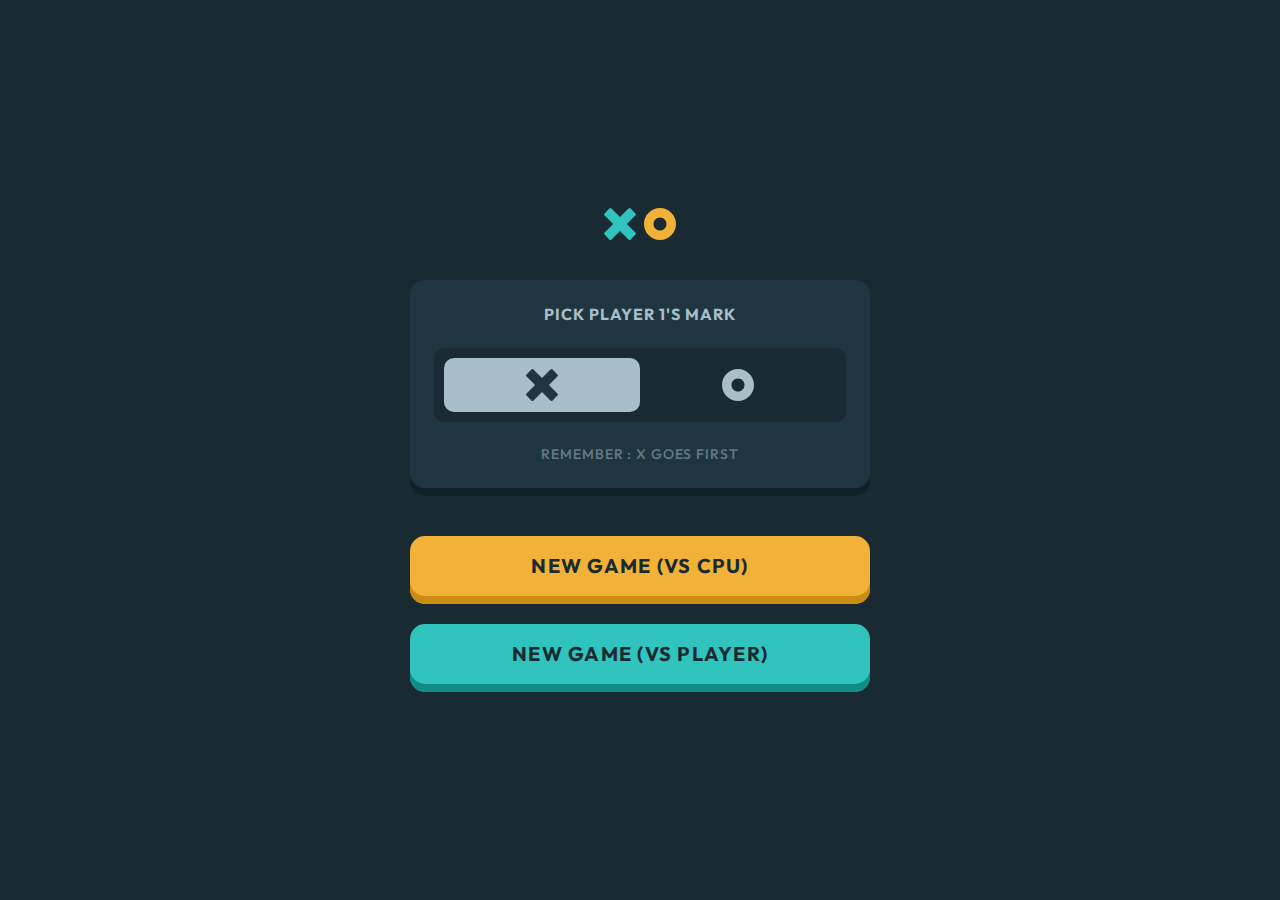
<file: index.html>
<!DOCTYPE html>
<html lang="en">

<head>
    <link rel="preconnect" href="https://fonts.googleapis.com">
    <link rel="preconnect" href="https://fonts.gstatic.com" crossorigin>
    <link href="https://fonts.googleapis.com/css2?family=Outfit:wght@500;700&display=swap" rel="stylesheet">
    
    <meta charset="UTF-8">
    <meta http-equiv="X-UA-Compatible" content="IE=edge">
    <meta name="viewport" content="width=device-width, initial-scale=1.0">

    <title>Tic Tac Toe | Home</title>

    <link rel="shortcut icon" href="./assets/images/favicon.png" type="image/png">
    <link rel="stylesheet" href="./assets/styles/home/styles.css">

    <script src="./assets/scripts/home/script.js"></script>
</head>

<body>
    <main id="page-content">
        <header id="main-header">
            <img alt="Cross" src="./assets/images/icons/icon-x.svg">
            <img alt="Circle" src="./assets/images/icons/icon-o.svg">
        </header>

        <form action="game-board.html" autocomplete="off" id="main-form" method="get">
            <div id="input-container">
                <h1>PICK PLAYER 1'S MARK</h1>

                <input name="checkpoint" style="display: none;" type="text" value="false">

                <div id="radio-container">
                    <div id="decoration">
                        <div></div>
                    </div>

                    <label for="player-x">
                        <img 
                            alt="Cross" 
                            class="label-show" 
                            id="label-cross" 
                            src="./assets/images/icons/icon-x-black.svg"
                        >

                        <img 
                            alt="Cross" 
                            class="label-hidden" 
                            id="label-cross-fade" 
                            src="./assets/images/icons/icon-x-grey.svg"
                        >
                    </label>
                    <input 
                        id="player-x" 
                        checked
                        name="player" 
                        onclick="selectMark('x')" 
                        type="radio" 
                        value="0"
                    >

                    <label for="player-o">
                        <img 
                            alt="Circle" 
                            class="label-show" 
                            id="label-circle" 
                            src="./assets/images/icons/icon-o-grey.svg"
                        >

                        <img 
                            alt="Circle" 
                            class="label-hidden" 
                            id="label-circle-fade" 
                            src="./assets/images/icons/icon-o-black.svg"
                        >
                    </label>
                    <input 
                        id="player-o" 
                        name="player" 
                        onclick="selectMark('o')" 
                        type="radio" 
                        value="1"
                    >
                </div>

                <p>REMEMBER : X GOES FIRST</p>
            </div>

            <div id="submit-container">
                <label id="submit-CPU" for="mode-CPU">NEW GAME (VS CPU)</label>
                <input 
                    id="mode-CPU" 
                    name="mode" 
                    type="submit" 
                    value="CPU"
                >

                <label id="submit-PVP" for="mode-PVP">NEW GAME (VS PLAYER)</label>
                <input 
                    id="mode-PVP" 
                    name="mode" 
                    type="submit" 
                    value="PVP"
                >
            </div>
        </form>
    </main>
</body>

</html>
</file>
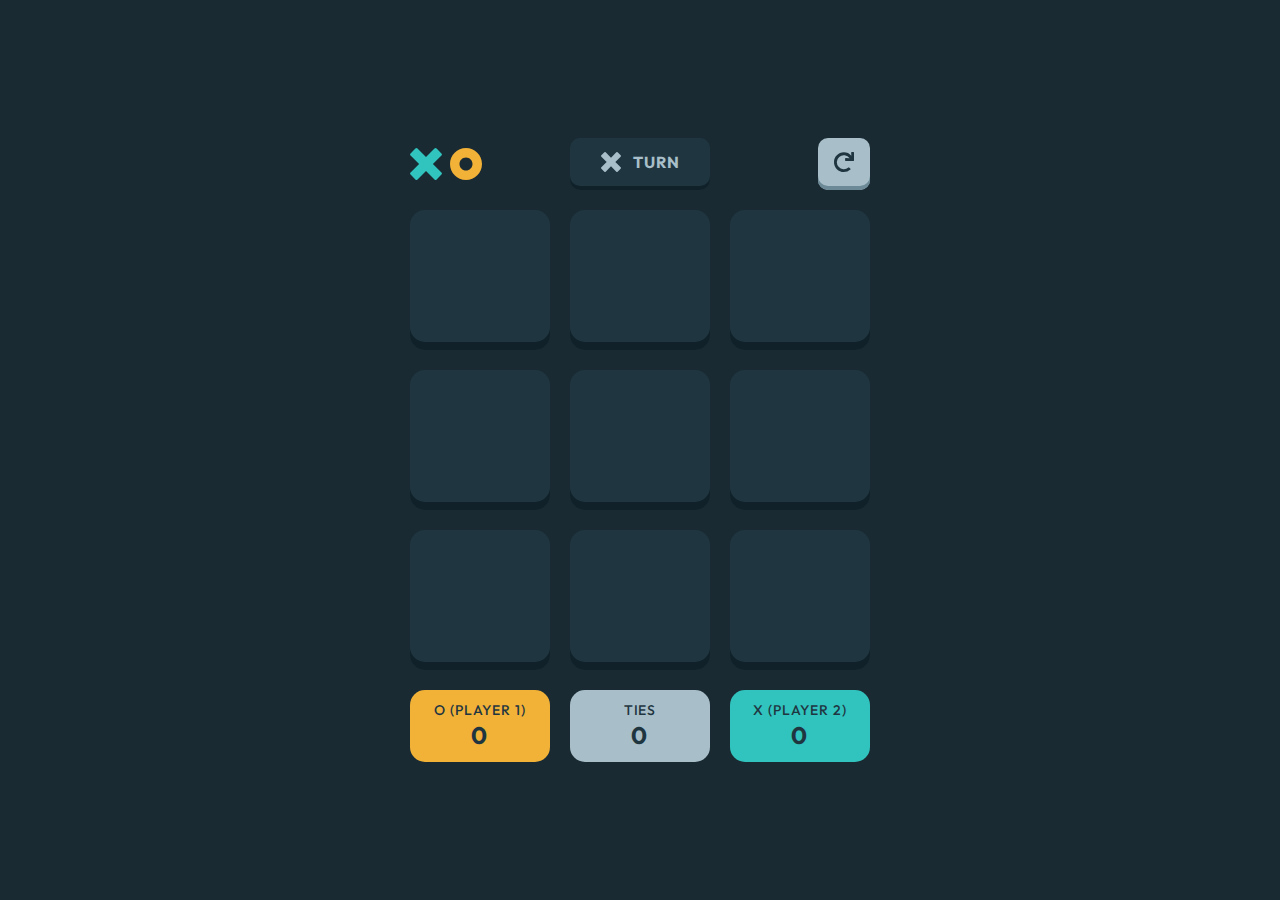
<file: game-board.html>
<!DOCTYPE html>
<html lang="en">

<head>
    <link rel="preconnect" href="https://fonts.googleapis.com">
    <link rel="preconnect" href="https://fonts.gstatic.com" crossorigin>
    <link href="https://fonts.googleapis.com/css2?family=Outfit:wght@500;700&display=swap" rel="stylesheet">

    <meta charset="UTF-8">
    <meta http-equiv="X-UA-Compatible" content="IE=edge">
    <meta name="viewport" content="width=device-width, initial-scale=1.0">
    
    <title>Tic Tac Toe | Board</title>

    <link rel="shortcut icon" href="./assets/images/favicon.png" type="image/png">
    <link rel="stylesheet" href="./assets/styles/game-board/styles.css">

    <script src="./assets/scripts/game-board/engine.js" type="module"></script>
    <script src="./assets/scripts/game-board/minimax.js" type="module"></script>
</head>

<body>
    <main id="page-content">
        <header id="main-header">
            <div id="icons-container">
                <img alt="Cross" src="./assets/images/icons/icon-x.svg">
                <img alt="Circle" src="./assets/images/icons/icon-o.svg">
            </div>

            <div id="turn-container">
                <img 
                    alt="Cross" 
                    id="turn-image" 
                    src="./assets/images/icons/icon-x-grey.svg"
                >

                <p>TURN</p>
            </div>

            <button id="restart-button">
                <img alt="Restart game" src="./assets/images/icons/icon-restart.svg">
            </button>
        </header>

        <div id="board"></div>

        <footer id="main-footer">
            <div id = "player-one-wins">
                <p class="values-title" id="player-one-wins-title"></p>
                <p class="values-number" id="player-one-wins-value">0</p>
            </div>

            <div id="ties">
                <p class="values-title" id="ties-title">TIES</p>
                <p class="values-number" id="ties-value">0</p>
            </div>

            <div id="player-two-wins">
                <p class="values-title" id="player-two-wins-title"></p>
                <p class="values-number" id="player-two-wins-value">0</p>
            </div>
        </footer>

        <div id="end-game-modal-container">
            <div id="end-game-modal">
                <p id="end-game-modal-title">YOU WON! OH NO, YOU LOST... ROUND TIED</p>

                <div id="end-game-modal-text-container">
                    <img 
                        alt="Cross" 
                        id="end-game-modal-text-img"
                    >

                    <p id="end-game-modal-text">TAKES THE ROUND</p>
                </div>

                <div id="end-game-modal-button-container">
                    <button id="end-game-modal-button-quit">
                        <p>QUIT</p>
                    </button>
                    <button id="end-game-modal-button-next-round">
                        <p>NEXT ROUND</p>
                    </button>
                </div>
            </div>
        </div>

        <div id="restart-game-modal-container">
            <div id="restart-game-modal">
                <p id="restart-game-modal-title">RESTART GAME</p>

                <div id="restart-game-modal-button-container">
                    <button id="restart-game-modal-button-cancel">
                        <p>NO, CANCEL</p>
                    </button>
                    <button id="restart-game-modal-button-restart">
                        <p>YES, RESTART</p>
                    </button>
                </div>
            </div>
        </div>
    </main>
</body>

</html>
</file>
<file: assets/styles/home/styles.css>
* {
    -webkit-box-sizing: border-box;
    box-sizing: border-box;

    margin: 0;
    padding: 0;
}

body {
    background: var(--background);
}

:root {
    --background:           #1A2A33;
    --background-content:   #1F3641;
    --text:                 #A8BFC9;
    --yellow:               #F2B137;
    --blue:                 #31C3BD;
}

#page-content {
    display: -webkit-box;
    display: -ms-flexbox;
    display: flex;

    -webkit-box-orient: vertical;
    -webkit-box-direction: normal;
    -ms-flex-direction: column;
    flex-direction: column;

    -webkit-box-align: center;
    -ms-flex-align: center;
    align-items: center;
    -webkit-box-pack: center;
    -ms-flex-pack: center;
    justify-content: center;

    width: 100vw;
    height: 100vh;
    min-height: 45rem;
}

#main-header {
    display: -webkit-box;
    display: -ms-flexbox;
    display: flex;

    -webkit-box-align: center;
    -ms-flex-align: center;
    align-items: center;
    -webkit-box-pack: center;
    -ms-flex-pack: center;
    justify-content: center;

    width: 28.75rem;
}

#main-header img {
    width: 2rem;
    height: 2rem;
}

#main-header img:first-child {
    margin-right: 0.5rem;
}

#main-form {
    display: -webkit-box;
    display: -ms-flexbox;
    display: flex;

    -webkit-box-orient: vertical;
    -webkit-box-direction: normal;
    -ms-flex-direction: column;
    flex-direction: column;

    -webkit-box-align: center;
    -ms-flex-align: center;
    align-items: center;
    -webkit-box-pack: center;
    -ms-flex-pack: center;
    justify-content: center;
}

#input-container {
    background: var(--background-content);

    display: -webkit-box;
    display: -ms-flexbox;
    display: flex;

    -webkit-box-orient: vertical;
    -webkit-box-direction: normal;
    -ms-flex-direction: column;
    flex-direction: column;

    -webkit-box-align: center;
    -ms-flex-align: center;
    align-items: center;
    -webkit-box-pack: center;
    -ms-flex-pack: center;
    justify-content: center;

    border-radius: 0.9375rem;

    -webkit-box-shadow: inset 0 -0.5rem 0 #10212A;
    box-shadow: inset 0 -0.5rem 0 #10212A;

    margin: 2.5rem 0 2.5rem 0;
    padding: 1.5rem 1.5rem 2rem 1.5rem;

    width: 28.75rem;
}

#input-container h1 {
    color: var(--text);

    font-family: "Outfit", sans-serif;
    font-size: 1rem;
    font-weight: 700;

    letter-spacing: 0.0625rem;
    line-height: 1.26rem;
}

#input-container p {
    color: var(--text);

    font-family: "Outfit", sans-serif;
    font-size: 0.875rem;
    font-weight: 500;

    letter-spacing: 0.055rem;
    line-height: 1.1025rem;

    opacity: 0.5;
}

#radio-container {
    background: var(--background);

    display: -webkit-box;
    display: -ms-flexbox;
    display: flex;

    -webkit-box-align: center;
    -ms-flex-align: center;
    align-items: center;

    border-radius: 0.625rem;

    margin: 1.5rem 0 1.5rem 0;
    padding: 0.625rem;

    -webkit-transition: 0.2s;
    -o-transition: 0.2s;
    transition: 0.2s;

    width: 100%;
}

#decoration {
    background: none;

    display: -webkit-box;
    display: -ms-flexbox;
    display: flex;

    -webkit-box-pack: end;
    -ms-flex-pack: end;
    justify-content: flex-end;

    position: absolute;

    border-radius: 0.625rem;

    z-index: 100;

    -webkit-transition: 0.2s;
    -o-transition: 0.2s;
    transition: 0.2s;

    width: 12.25rem;
    height: 3.375rem;
}

#decoration div {
    background: var(--text);

    border-radius: 0.625rem;

    -webkit-transition: 0.2s;
    -o-transition: 0.2s;
    transition: 0.2s;

    width: 12.25rem;
    height: 100%;
}

#radio-container label {
    display: -webkit-box;
    display: -ms-flexbox;
    display: flex;

    -webkit-box-flex: 1;
    -ms-flex-positive: 1;
    flex-grow: 1;

    -webkit-box-align: center;
    -ms-flex-align: center;
    align-items: center;
    -webkit-box-pack: center;
    -ms-flex-pack: center;
    justify-content: center;

    border-radius: 0.625rem;

    z-index: 102;

    cursor: pointer;

    -webkit-transition: 0.2s;
    -o-transition: 0.2s;
    transition: 0.2s;

    height: 3.375rem;
}

#radio-container label:hover {
    background: rgba(168, 192, 202, 0.05);
}

#radio-container label img {
    position: absolute;

    -webkit-transition: 0.5s;
    -o-transition: 0.5s;
    transition: 0.5s;

    width: 2rem;
    height: 2rem;
}

.label-show {
    opacity: 1;
}

.label-hidden {
    opacity: 0;
}

#radio-container input {
    display: none;
}

#submit-container {
    display: -webkit-box;
    display: -ms-flexbox;
    display: flex;

    -webkit-box-orient: vertical;
    -webkit-box-direction: normal;
    -ms-flex-direction: column;
    flex-direction: column;

    -webkit-box-align: center;
    -ms-flex-align: center;
    align-items: center;
}

#submit-CPU {
    background: var(--yellow);

    display: -webkit-box;
    display: -ms-flexbox;
    display: flex;

    -webkit-box-align: center;
    -ms-flex-align: center;
    align-items: center;
    -webkit-box-pack: center;
    -ms-flex-pack: center;
    justify-content: center;

    color: var(--background);

    font-family: "Outfit", sans-serif;
    font-size: 1.25rem;
    font-weight: 700;

    letter-spacing: 0.078125rem;
    line-height: 1.575rem;

    border-radius: 0.9375rem;

    -webkit-box-shadow: inset 0 -0.5rem 0 #CC8B13;
    box-shadow: inset 0 -0.5rem 0 #CC8B13;

    margin-bottom: 1.25rem;
    padding-bottom: 0.5rem;

    cursor: pointer;

    -webkit-transition: 0.2s;
    -o-transition: 0.2s;
    transition: 0.2s;

    width: 28.75rem;
    height: 4.25rem;
}

#submit-CPU:hover {
    -webkit-box-shadow: inset 0 -0.25rem 0 #CC8B13;
    box-shadow: inset 0 -0.25rem 0 #CC8B13;

    margin-top: 0.25rem;

    height: 4rem;
}

#submit-PVP {
    background: var(--blue);

    display: -webkit-box;
    display: -ms-flexbox;
    display: flex;

    -webkit-box-align: center;
    -ms-flex-align: center;
    align-items: center;
    -webkit-box-pack: center;
    -ms-flex-pack: center;
    justify-content: center;

    color: var(--background);

    font-family: "Outfit", sans-serif;
    font-size: 1.25rem;
    font-weight: 700;

    letter-spacing: 0.078125rem;
    line-height: 1.575rem;

    border-radius: 0.9375rem;

    -webkit-box-shadow: inset 0 -0.5rem 0 #118C87;
    box-shadow: inset 0 -0.5rem 0 #118C87;

    padding-bottom: 0.5rem;

    cursor: pointer;

    -webkit-transition: 0.2s;
    -o-transition: 0.2s;
    transition: 0.2s;

    width: 28.75rem;
    height: 4.25rem;
}

#submit-PVP:hover {
    -webkit-box-shadow: inset 0 -0.25rem 0 #118C87;
    box-shadow: inset 0 -0.25rem 0 #118C87;

    margin-top: 0.25rem;

    height: 4rem;
}

#submit-container input {
    display: none;
}

@media only screen and (max-width: 524px) {
    html {
        font-size: 3.05vw;
    }
}
</file>
<file: assets/styles/game-board/styles.css>
* {
    -webkit-box-sizing: border-box;
    box-sizing: border-box;

    margin: 0;
    padding: 0;
}

body {
    background: var(--background);
}

:root {
    --background:           #1A2A33;
    --background-content:   #1F3641;
    --text:                 #A8BFC9;
    --yellow:               #F2B137;
    --blue:                 #31C3BD;
}

#page-content {
    display: -webkit-box;
    display: -ms-flexbox;
    display: flex;

    -webkit-box-orient: vertical;
    -webkit-box-direction: normal;
    -ms-flex-direction: column;
    flex-direction: column;

    -webkit-box-align: center;
    -ms-flex-align: center;
    align-items: center;
    -webkit-box-pack: center;
    -ms-flex-pack: center;
    justify-content: center;

    width: 100vw;
    height: 100vh;
    min-height: 45rem;
}

#main-header {
    display: -ms-grid;
    display: grid;

    grid-gap: 1.25rem;
    -ms-grid-columns: 8.75rem 1.25rem 8.75rem 1.25rem 8.75rem;
    grid-template-columns: repeat(3, 8.75rem);

    -webkit-box-align: center;
    -ms-flex-align: center;
    align-items: center;
    -webkit-box-pack: center;
    -ms-flex-pack: center;
    justify-content: center;

    width: 28.75rem;
}

#icons-container {
    display: -webkit-box;
    display: -ms-flexbox;
    display: flex;
}

#icons-container img {
    width: 2rem;
    height: 2rem;
}

#icons-container img:first-child {
    margin-right: 0.5rem;
}

#turn-container {
    background: var(--background-content);

    display: -webkit-box;
    display: -ms-flexbox;
    display: flex;

    -webkit-box-align: center;
    -ms-flex-align: center;
    align-items: center;
    -webkit-box-pack: center;
    -ms-flex-pack: center;
    justify-content: center;

    border-radius: 0.625rem;

    -webkit-box-shadow: inset 0 -0.25rem 0 #10212A;
    box-shadow: inset 0 -0.25rem 0 #10212A;

    padding-bottom: 0.25rem;

    width: 100%;
    height: 3.25rem;
}

#turn-container img {
    margin-right: 0.75rem;

    width: 1.25rem;
    height: 1.25rem;
}

#turn-container p {
    color: var(--text);

    font-family: "Outfit", sans-serif;
    font-size: 1rem;
    font-weight: 700;

    letter-spacing: 0.0625rem;
    line-height: 0;
}

#restart-button {
    background: var(--text);

    display: -webkit-box;
    display: -ms-flexbox;
    display: flex;

    -webkit-box-align: center;
    -ms-flex-align: center;
    align-items: center;
    -webkit-box-pack: center;
    -ms-flex-pack: center;
    justify-content: center;
    justify-self: flex-end;

    border: none;
    border-radius: 0.625rem;

    -webkit-box-shadow: inset 0 -0.25rem 0 #6B8997;
    box-shadow: inset 0 -0.25rem 0 #6B8997;

    padding-bottom: 0.25rem;

    cursor: pointer;

    -webkit-transition: 0.2s;
    -o-transition: 0.2s;
    transition: 0.2s;

    width: 3.25rem;
    height: 3.25rem;
}

#restart-button:hover {
    -webkit-filter: brightness(0.8);
    filter: brightness(0.8);
}

#restart-button img {
    width: 1.25rem;
    height: 1.25rem;
}

#board {
    display: -ms-grid;
    display: grid;

    grid-gap: 1.25rem;
    -ms-grid-columns: 8.75rem 1.25rem 8.75rem 1.25rem 8.75rem;
    grid-template-columns: repeat(3, 8.75rem);

    margin: 1.25rem 0 1.25rem 0;
}

.board-block {
    background: var(--background-content);

    display: -webkit-box;
    display: -ms-flexbox;
    display: flex;

    -webkit-box-align: center;
    -ms-flex-align: center;
    align-items: center;
    -webkit-box-pack: center;
    -ms-flex-pack: center;
    justify-content: center;

    border-radius: 0.9375rem;

    -webkit-box-shadow: inset 0 -0.5rem 0 #10212A;
    box-shadow: inset 0 -0.5rem 0 #10212A;

    padding-bottom: 0.5rem;

    cursor: pointer;

    width: 8.75rem;
    height: 8.75rem;
}

.board-block-selected {
    background: var(--background-content);

    display: -webkit-box;
    display: -ms-flexbox;
    display: flex;

    -webkit-box-align: center;
    -ms-flex-align: center;
    align-items: center;
    -webkit-box-pack: center;
    -ms-flex-pack: center;
    justify-content: center;

    border-radius: 0.9375rem;

    -webkit-box-shadow: inset 0 -0.25rem 0 #10212A;
    box-shadow: inset 0 -0.25rem 0 #10212A;

    margin-top: 0.25rem;
    padding-bottom: 0.25rem;

    cursor: pointer;

    width: 8.75rem;
    height: 8.5rem;
}

.board-block-image-solid {
    position: absolute;

    width: 4.375rem;
    height: 4.375rem;
}

.board-block-image-outline {
    opacity: 0;

    -webkit-transform: scale(0.5);
    -ms-transform: scale(0.5);
    transform: scale(0.5);

    -webkit-transition: 0.2s;
    -o-transition: 0.2s;
    transition: 0.2s;

    width: 4.375rem;
    height: 4.375rem;
}

.board-block:hover .board-block-image-outline {
    opacity: 1;

    -webkit-transform: scale(1);
    -ms-transform: scale(1);
    transform: scale(1);
}

#main-footer {
    display: -ms-grid;
    display: grid;

    grid-gap: 1.25rem;
    -ms-grid-columns: 8.75rem 1.25rem 8.75rem 1.25rem 8.75rem;
    grid-template-columns: repeat(3, 8.75rem);

    -webkit-box-align: center;
    -ms-flex-align: center;
    align-items: center;
    -webkit-box-pack: center;
    -ms-flex-pack: center;
    justify-content: center;

    width: 28.75rem;
}

#player-one-wins {
    background: var(--blue);

    display: -webkit-box;
    display: -ms-flexbox;
    display: flex;

    -webkit-box-orient: vertical;
    -webkit-box-direction: normal;
    -ms-flex-direction: column;
    flex-direction: column;

    -webkit-box-align: center;
    -ms-flex-align: center;
    align-items: center;
    -webkit-box-pack: center;
    -ms-flex-pack: center;
    justify-content: center;

    border-radius: 0.9375rem;

    width: 100%;
    height: 4.5rem;
}

#ties {
    background: var(--text);

    display: -webkit-box;
    display: -ms-flexbox;
    display: flex;

    -webkit-box-orient: vertical;
    -webkit-box-direction: normal;
    -ms-flex-direction: column;
    flex-direction: column;

    -webkit-box-align: center;
    -ms-flex-align: center;
    align-items: center;
    -webkit-box-pack: center;
    -ms-flex-pack: center;
    justify-content: center;

    border-radius: 0.9375rem;

    width: 100%;
    height: 4.5rem;
}

#player-two-wins {
    background: var(--yellow);

    display: -webkit-box;
    display: -ms-flexbox;
    display: flex;

    -webkit-box-orient: vertical;
    -webkit-box-direction: normal;
    -ms-flex-direction: column;
    flex-direction: column;

    -webkit-box-align: center;
    -ms-flex-align: center;
    align-items: center;
    -webkit-box-pack: center;
    -ms-flex-pack: center;
    justify-content: center;

    border-radius: 0.9375rem;

    width: 100%;
    height: 4.5rem;
}

.values-title {
    color: var(--background-content);

    font-family: "Outfit", sans-serif;
    font-size: 0.875rem;
    font-weight: 500;

    letter-spacing: 0.055rem;
    line-height: 1.1025rem;
}

.values-number {
    color: var(--background-content);

    font-family: "Outfit", sans-serif;
    font-size: 1.5rem;
    font-weight: 700;

    letter-spacing: 0.09375rem;
    line-height: 1.89rem;
}

#end-game-modal-container {
    background: rgba(0, 0, 0, 0.5);

    display: none;

    -webkit-box-orient: vertical;
    -webkit-box-direction: normal;
    -ms-flex-direction: column;
    flex-direction: column;

    -webkit-box-align: center;
    -ms-flex-align: center;
    align-items: center;
    -webkit-box-pack: center;
    -ms-flex-pack: center;
    justify-content: center;

    position: absolute;
    top: 0;
    left: 0;

    width: 100vw;
    height: 100vh;
    min-height: 45rem;
}

#end-game-modal {
    background: var(--background-content);
    
    display: -webkit-box;
    display: -ms-flexbox;
    display: flex;

    -webkit-box-orient: vertical;
    -webkit-box-direction: normal;
    -ms-flex-direction: column;
    flex-direction: column;

    -webkit-box-align: center;
    -ms-flex-align: center;
    align-items: center;
    -webkit-box-pack: center;
    -ms-flex-pack: center;
    justify-content: center;

    width: 100%;
    height: 16.625rem;
}

#end-game-modal-title {
    color: var(--text);

    font-family: "Outfit", sans-serif;
    font-size: 1rem;
    font-weight: 700;

    letter-spacing: 0.0625rem;
    line-height: 1.26rem;

    margin-bottom: 1rem;
}

#end-game-modal-text-container {
    display: -webkit-box;
    display: -ms-flexbox;
    display: flex;

    -webkit-box-align: center;
    -ms-flex-align: center;
    align-items: center;
    -webkit-box-pack: center;
    -ms-flex-pack: center;
    justify-content: center;

    margin-bottom: 1.5rem;
}

#end-game-modal-text-img {
    margin-right: 1.5rem;

    width: 4rem;
    height: 4rem;
}

#end-game-modal-text {
    color: var(--blue);

    font-family: "Outfit", sans-serif;
    font-size: 2.5rem;
    font-weight: 700;

    letter-spacing: 0.15625rem;
    line-height: 3.15rem;
}

#end-game-modal-button-container {
    display: -webkit-box;
    display: -ms-flexbox;
    display: flex;
}

#end-game-modal-button-quit {
    background: var(--text);

    display: -webkit-box;
    display: -ms-flexbox;
    display: flex;

    -webkit-box-align: center;
    -ms-flex-align: center;
    align-items: center;
    -webkit-box-pack: center;
    -ms-flex-pack: center;
    justify-content: center;

    color: var(--background);

    font-family: "Outfit", sans-serif;
    font-size: 1rem;
    font-weight: 700;

    letter-spacing: 0.0625rem;
    line-height: 1.26rem;

    border: none;
    border-radius: 0.625rem;

    -webkit-box-shadow: inset 0 -0.5rem 0 #6B8997;
    box-shadow: inset 0 -0.5rem 0 #6B8997;

    margin-right: 1rem;
    padding: 0 1rem 0 1rem;
    padding-bottom: 0.5rem;

    cursor: pointer;

    -webkit-transition: 0.2s;
    -o-transition: 0.2s;
    transition: 0.2s;
    
    height: 3.25rem;
}

#end-game-modal-button-quit:hover {
    -webkit-box-shadow: inset 0 -0.25rem 0 #6B8997;
    box-shadow: inset 0 -0.25rem 0 #6B8997;

    margin-top: 0.25rem;
    padding-bottom: 0.25rem;

    height: 3rem;
}

#end-game-modal-button-next-round {
    background: var(--yellow);

    display: -webkit-box;
    display: -ms-flexbox;
    display: flex;

    -webkit-box-align: center;
    -ms-flex-align: center;
    align-items: center;
    -webkit-box-pack: center;
    -ms-flex-pack: center;
    justify-content: center;

    color: var(--background);

    font-family: "Outfit", sans-serif;
    font-size: 1rem;
    font-weight: 700;

    letter-spacing: 0.0625rem;
    line-height: 1.26rem;

    border: none;
    border-radius: 0.625rem;

    -webkit-box-shadow: inset 0 -0.5rem 0 #CC8B13;
    box-shadow: inset 0 -0.5rem 0 #CC8B13;

    margin-right: 1rem;
    padding: 0 1rem 0 1rem;
    padding-bottom: 0.5rem;

    cursor: pointer;

    -webkit-transition: 0.2s;
    -o-transition: 0.2s;
    transition: 0.2s;
    
    height: 3.25rem;
}

#end-game-modal-button-next-round:hover {
    -webkit-box-shadow: inset 0 -0.25rem 0 #CC8B13;
    box-shadow: inset 0 -0.25rem 0 #CC8B13;

    margin-top: 0.25rem;
    padding-bottom: 0.25rem;
    
    height: 3rem;
}

#restart-game-modal-container {
    background: rgba(0, 0, 0, 0.5);

    display: none;

    -webkit-box-orient: vertical;
    -webkit-box-direction: normal;
    -ms-flex-direction: column;
    flex-direction: column;

    -webkit-box-align: center;
    -ms-flex-align: center;
    align-items: center;
    -webkit-box-pack: center;
    -ms-flex-pack: center;
    justify-content: center;

    position: absolute;
    top: 0;
    left: 0;

    width: 100vw;
    height: 100vh;
    min-height: 45rem;
}

#restart-game-modal {
    background: var(--background-content);
    
    display: -webkit-box;
    display: -ms-flexbox;
    display: flex;

    -webkit-box-orient: vertical;
    -webkit-box-direction: normal;
    -ms-flex-direction: column;
    flex-direction: column;

    -webkit-box-align: center;
    -ms-flex-align: center;
    align-items: center;
    -webkit-box-pack: center;
    -ms-flex-pack: center;
    justify-content: center;

    width: 100%;
    height: 16.625rem;
}

#restart-game-modal-title {
    color: var(--text);

    font-family: "Outfit", sans-serif;
    font-size: 2.5rem;
    font-weight: 700;

    letter-spacing: 0.15625rem;
    line-height: 3.15rem;

    margin-bottom: 1.5rem;
}

#restart-game-modal-button-container {
    display: -webkit-box;
    display: -ms-flexbox;
    display: flex;
}

#restart-game-modal-button-cancel {
    background: var(--text);

    display: -webkit-box;
    display: -ms-flexbox;
    display: flex;

    -webkit-box-align: center;
    -ms-flex-align: center;
    align-items: center;
    -webkit-box-pack: center;
    -ms-flex-pack: center;
    justify-content: center;

    color: var(--background);

    font-family: "Outfit", sans-serif;
    font-size: 1rem;
    font-weight: 700;

    letter-spacing: 0.0625rem;
    line-height: 1.26rem;

    border: none;
    border-radius: 0.625rem;

    -webkit-box-shadow: inset 0 -0.5rem 0 #6B8997;
    box-shadow: inset 0 -0.5rem 0 #6B8997;

    margin-right: 1rem;
    padding: 0 1rem 0 1rem;
    padding-bottom: 0.5rem;

    cursor: pointer;

    -webkit-transition: 0.2s;
    -o-transition: 0.2s;
    transition: 0.2s;
    
    height: 3.25rem;
}

#restart-game-modal-button-cancel:hover {
    -webkit-box-shadow: inset 0 -0.25rem 0 #6B8997;
    box-shadow: inset 0 -0.25rem 0 #6B8997;

    margin-top: 0.25rem;
    padding-bottom: 0.25rem;

    height: 3rem;
}

#restart-game-modal-button-restart {
    background: var(--yellow);

    display: -webkit-box;
    display: -ms-flexbox;
    display: flex;

    -webkit-box-align: center;
    -ms-flex-align: center;
    align-items: center;
    -webkit-box-pack: center;
    -ms-flex-pack: center;
    justify-content: center;

    color: var(--background);

    font-family: "Outfit", sans-serif;
    font-size: 1rem;
    font-weight: 700;

    letter-spacing: 0.0625rem;
    line-height: 1.26rem;

    border: none;
    border-radius: 0.625rem;

    -webkit-box-shadow: inset 0 -0.5rem 0 #CC8B13;
    box-shadow: inset 0 -0.5rem 0 #CC8B13;

    margin-right: 1rem;
    padding: 0 1rem 0 1rem;
    padding-bottom: 0.5rem;

    cursor: pointer;

    -webkit-transition: 0.2s;
    -o-transition: 0.2s;
    transition: 0.2s;
    
    height: 3.25rem;
}

#restart-game-modal-button-restart:hover {
    -webkit-box-shadow: inset 0 -0.25rem 0 #CC8B13;
    box-shadow: inset 0 -0.25rem 0 #CC8B13;

    margin-top: 0.25rem;
    padding-bottom: 0.25rem;
    
    height: 3rem;
}

@media only screen and (max-width: 524px) {
    html {
        font-size: 3.05vw;
    }
}
</file>
